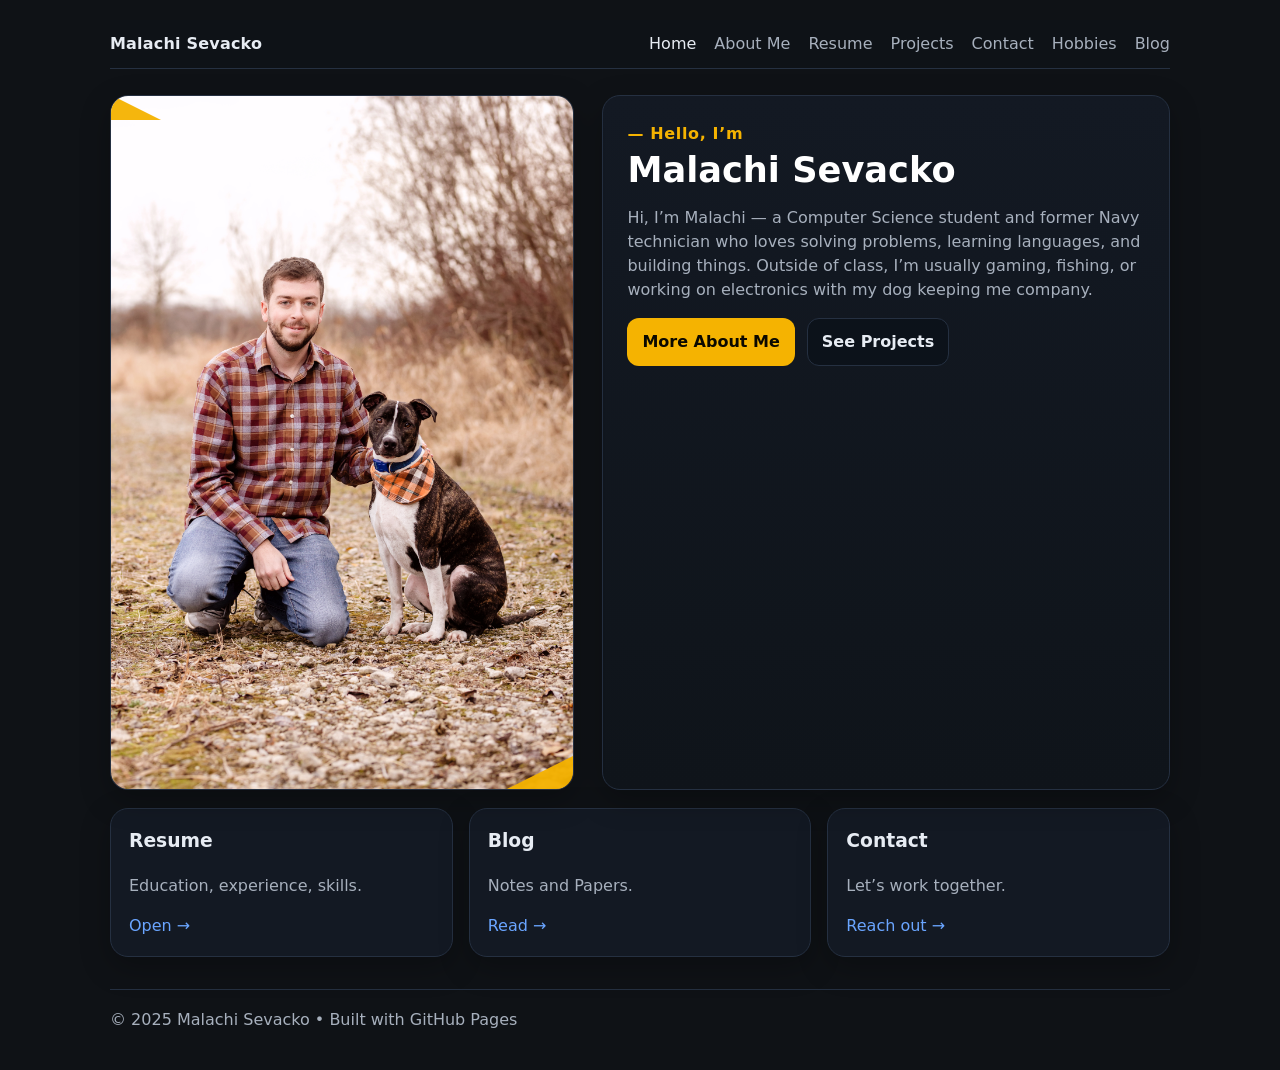
<file: index.html>
<!doctype html>
<html lang="en">
<head>
  <meta charset="utf-8" />
  <meta name="viewport" content="width=device-width,initial-scale=1" />
  <title>Malachi Sevacko • Portfolio</title>

  <style>
    :root{
      --bg:#0f1216; --panel:#131923; --panel-2:#0f141a;
      --text:#e7ecf3; --muted:#a7b0bd; --border:#253041;
      --accent:#6aa5ff; --accent-700:#3c7de6;
      --brand:#f5b301; --brand-700:#d79a00; /* golden accent */
    }
    *{box-sizing:border-box}
    body{
      margin:0; background:var(--bg); color:var(--text);
      font:16px/1.5 system-ui,-apple-system,Segoe UI,Roboto,Helvetica,Arial,sans-serif;
    }
    a{color:var(--accent); text-decoration:none}
    .container{max-width:1100px; margin:0 auto; padding:20px}

    
    header{
      display:flex; align-items:center; justify-content:space-between; gap:16px;
      padding:12px 0; border-bottom:1px solid var(--border);
      backdrop-filter:saturate(120%);
    }
    .brand{font-weight:800; letter-spacing:.2px}
    nav{display:flex; gap:18px; flex-wrap:wrap}
    nav a{color:var(--muted)}
    nav a:hover, nav a[aria-current="page"]{color:var(--text)}

    main{margin:26px 0}

   
    .card{
      background:var(--panel);
      border:1px solid var(--border);
      border-radius:18px; padding:18px;
      box-shadow:0 10px 30px rgba(0,0,0,.25);
    }
    .grid{display:grid; gap:16px}
    .grid.cols-3{grid-template-columns:repeat(3,1fr)}

    /* Buttons */
    .btn{
      display:inline-block; padding:11px 14px; border-radius:12px;
      border:1px solid var(--border); background:#0c121a; color:var(--text);
      font-weight:600;
    }
    .btn.primary{background:var(--brand); color:#0b0900; border-color:transparent}
    .btn.primary:hover{background:var(--brand-700)}

    .muted{color:var(--muted)}

    
    .hero-split{
      position:relative;
      display:grid; grid-template-columns:.9fr 1.1fr; gap:28px;
      align-items:stretch; min-height:420px; margin-bottom:12px;
    }
    .photo-panel{
      position:relative; border-radius:18px; overflow:hidden;
      background:var(--panel); border:1px solid var(--border);
      box-shadow:0 10px 30px rgba(0,0,0,.25);
    }
    .photo-panel img{
      display:block; width:100%; height:100%; object-fit:cover;
    }
    /* gold ribbons */
    .photo-panel::before, .photo-panel::after{
      content:""; position:absolute; width:0; height:0; pointer-events:none; border-style:solid; opacity:.95;
    }
    .photo-panel::before{ top:-2px; left:-2px; border-width:26px 0 0 52px; border-color:transparent transparent transparent var(--brand); }
    .photo-panel::after{ right:-2px; bottom:-2px; border-width:0 0 36px 72px; border-color:transparent transparent var(--brand) transparent; }

    .hero-content{
      background:linear-gradient(180deg,var(--panel),var(--panel-2));
      border:1px solid var(--border); border-radius:18px; padding:26px 24px;
      box-shadow:0 10px 30px rgba(0,0,0,.25);
    }
    .hero-content .eyebrow{ color:var(--brand); letter-spacing:.04em; margin:0 0 4px; font-weight:700 }
    .hero-content h1{ margin:.2rem 0 .6rem; line-height:1.15; font-size:2.2rem }
    .hero-content .highlight{ color:#fff }
    .hero-content .role{ color:#eaeff8; text-transform:uppercase; font-weight:800; letter-spacing:.02em }
    .hero-content .lead{ color:var(--muted); max-width:60ch }
    .hero-content .actions{ display:flex; gap:12px; flex-wrap:wrap; margin-top:14px }

    
    .feature-row{
      display:grid; grid-template-columns:repeat(3,1fr); gap:16px; margin-top:18px;
    }

    
    @media (max-width:980px){
      .hero-split{ grid-template-columns:1fr }
      .grid.cols-3, .feature-row{ grid-template-columns:1fr }
    }

    footer{margin-top:32px; padding:18px 0; border-top:1px solid var(--border); color:var(--muted)}
  </style>
</head>
<body>
  <div class="container">
    <header>
      <div class="brand">Malachi Sevacko</div>
      <nav aria-label="Primary">
        <a href="index.html" aria-current="page">Home</a>
        <a href="about.html">About Me</a>
        <a href="resume.html">Resume</a>
        <a href="projects.html">Projects</a>
        <a href="contact.html">Contact</a>
        <a href="hobbies.html">Hobbies</a>
        <a href="blog.html">Blog</a>
      </nav>
    </header>

    <main>
      
      <section class="hero-split">
        <!-- Left: photo panel -->
        <div class="photo-panel">
          <img src="assets/1000002365.jpg" alt="Portrait of Your Name" />
        </div>

        <!-- Right: text/content -->
        <div class="hero-content">
          <p class="eyebrow">— Hello, I’m</p>
          <h1><span class="highlight">Malachi Sevacko</span></h1>
          <p class="lead">
            Hi, I’m Malachi — a Computer Science student and former Navy technician who loves solving problems, learning languages,
             and building things. Outside of class, I’m usually gaming, fishing, or working on electronics with my dog keeping me company.
          </p>

          <div class="actions">
            <a class="btn primary" href="about.html">More About Me</a>
            <a class="btn" href="projects.html">See Projects</a>
          </div>
        </div>
      </section>

      <!-- Feature cards -->
      <section class="feature-row">
        <article class="card">
          <h3 style="margin-top:0">Resume</h3>
          <p class="muted">Education, experience, skills.</p>
          <a href="resume.html">Open →</a>
        </article>
        <article class="card">
          <h3 style="margin-top:0">Blog</h3>
          <p class="muted">Notes and Papers.</p>
          <a href="blog.html">Read →</a>
        </article>
        <article class="card">
          <h3 style="margin-top:0">Contact</h3>
          <p class="muted">Let’s work together.</p>
          <a href="contact.html">Reach out →</a>
        </article>
      </section>
    </main>

    <footer>© 2025 Malachi Sevacko • Built with GitHub Pages</footer>
  </div>

  <!-- auto-highlight current nav link  -->
  <script>
    (function () {
      const here = location.pathname.split('/').pop() || 'index.html';
      document.querySelectorAll('nav a').forEach(a => {
        const target = a.getAttribute('href');
        if ((here === '' && target === 'index.html') || here === target) {
          a.setAttribute('aria-current', 'page');
        }
      });
    })();
  </script>
</body>
</html>
</file>
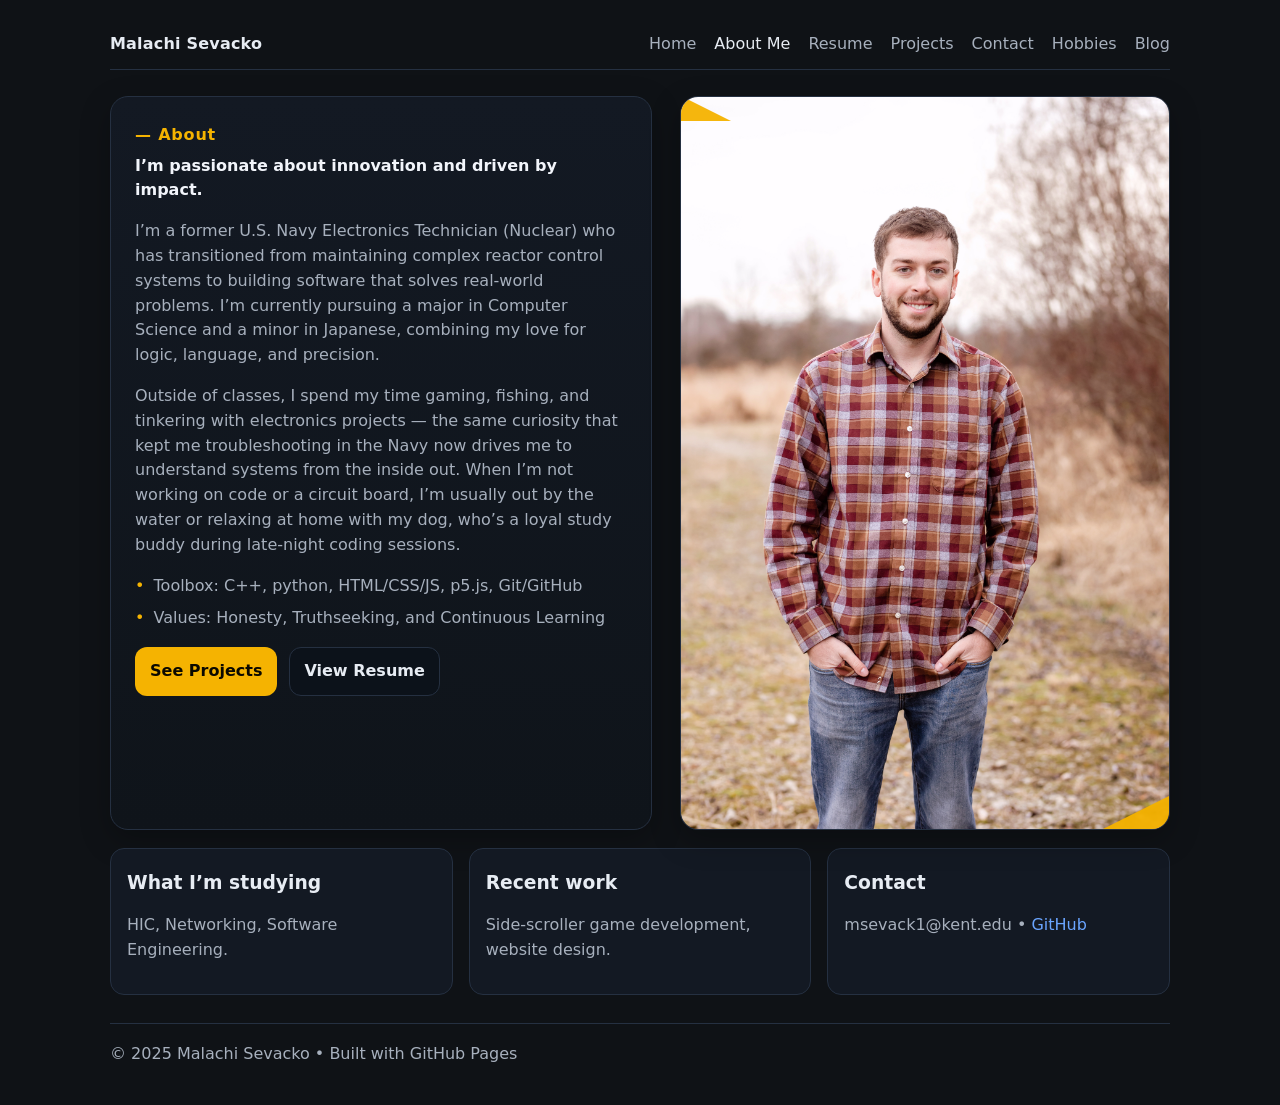
<file: about.html>
<!doctype html>
<html lang="en">
<head>
  <meta charset="utf-8" />
  <meta name="viewport" content="width=device-width,initial-scale=1" />
  <title>About • Malachi Seavcko</title>

 
  <style>
    :root{
      --bg:#0f1216; --panel:#131923; --panel-2:#0f141a;
      --text:#e7ecf3; --muted:#a7b0bd; --border:#253041;
      --accent:#6aa5ff; --accent-700:#3c7de6;
      --brand:#f5b301; --brand-700:#d79a00; /* golden accent */
    }
    *{box-sizing:border-box}
    body{margin:0;background:var(--bg);color:var(--text);
      font:16px/1.55 system-ui,-apple-system,Segoe UI,Roboto,Helvetica,Arial,sans-serif}
    a{color:var(--accent);text-decoration:none}
    .container{max-width:1100px;margin:0 auto;padding:20px}

  
    header{display:flex;align-items:center;justify-content:space-between;gap:16px;
      padding:12px 0;border-bottom:1px solid var(--border)}
    .brand{font-weight:800;letter-spacing:.2px}
    nav{display:flex;gap:18px;flex-wrap:wrap}
    nav a{color:var(--muted)}
    nav a:hover, nav a[aria-current="page"]{color:var(--text)}

    main{margin:26px 0}

   
    .about-wrap{
      display:grid;grid-template-columns:1.05fr .95fr;gap:28px;align-items:stretch;
      min-height:460px;
    }
    .about-left{
      background:linear-gradient(180deg,var(--panel),var(--panel-2));
      border:1px solid var(--border);border-radius:18px;padding:26px 24px;
      box-shadow:0 10px 30px rgba(0,0,0,.25)
    }
    .kicker{color:var(--brand);font-weight:700;letter-spacing:.05em;margin:0 0 6px}
    .about-title{
      margin:0 0 14px;font-size:3rem;line-height:1.05;letter-spacing:.01em;font-weight:900
    }
    .underline{
      width:120px;height:3px;background:var(--brand);border-radius:3px;margin:2px 0 18px
    }
    .lead{color:#f2f5fb;font-weight:800;margin:0 0 10px}
    .body{color:var(--muted);max-width:64ch}
    .list{
      margin:16px 0 0;padding:0;list-style:none;color:var(--muted);
      display:grid;gap:8px
    }
    .list li::before{content:"• ";color:var(--brand);margin-right:4px}

    .cta{display:flex;gap:12px;flex-wrap:wrap;margin-top:16px}
    .btn{display:inline-block;padding:11px 14px;border-radius:12px;border:1px solid var(--border);
      background:#0c121a;color:var(--text);font-weight:600}
    .btn.primary{background:var(--brand);color:#0b0900;border-color:transparent}
    .btn.primary:hover{background:var(--brand-700)}

    .about-right{
      position:relative;border-radius:18px;overflow:hidden;background:var(--panel);
      border:1px solid var(--border);box-shadow:0 10px 30px rgba(0,0,0,.25)
    }
    .about-right img{display:block;width:100%;height:100%;object-fit:cover}
    
    .about-right::before,.about-right::after{
      content:"";position:absolute;width:0;height:0;border-style:solid;opacity:.95
    }
    .about-right::before{top:-2px;left:-2px;border-width:26px 0 0 52px;border-color:transparent transparent transparent var(--brand)}
    .about-right::after{right:-2px;bottom:-2px;border-width:0 0 36px 72px;border-color:transparent transparent var(--brand) transparent}

    
    .info-cards{display:grid;grid-template-columns:repeat(3,1fr);gap:16px;margin-top:18px}
    .card{background:var(--panel);border:1px solid var(--border);border-radius:14px;padding:16px}
    .card h3{margin:.2rem 0 .3rem}
    .muted{color:var(--muted)}

   
    @media (max-width:980px){
      .about-wrap{grid-template-columns:1fr}
      .info-cards{grid-template-columns:1fr}
      .about-title{font-size:2.4rem}
    }

    footer{margin-top:28px;padding:18px 0;border-top:1px solid var(--border);color:var(--muted)}
  </style>
</head>
<body>
  <div class="container">
    <header>
      <div class="brand">Malachi Sevacko</div>
      <nav aria-label="Primary">
        <a href="index.html">Home</a>
        <a href="about.html" aria-current="page">About Me</a>
        <a href="resume.html">Resume</a>
        <a href="projects.html">Projects</a>
        <a href="contact.html">Contact</a>
        <a href="hobbies.html">Hobbies</a>
        <a href="blog.html">Blog</a>
      </nav>
    </header>

    <main>
      <section class="about-wrap">
        <!-- LEFT: text -->
        <div class="about-left">
          <p class="kicker">— About</p>

          <p class="lead">I’m passionate about innovation and driven by impact.</p>
          <p class="body">
            I’m a former U.S. Navy Electronics Technician (Nuclear) who has transitioned from maintaining complex reactor control systems to building software that solves real-world problems. I’m currently pursuing a major in Computer Science and a minor in Japanese, combining my love for logic, language, and precision.
          </p>
          <p class="body">
            Outside of classes, I spend my time gaming, fishing, and tinkering with electronics projects — the same curiosity that kept me troubleshooting in the Navy now drives me to understand systems from the inside out. When I’m not working on code or a circuit board, I’m usually out by the water or relaxing at home with my dog, who’s a loyal study buddy during late-night coding sessions.
          </p>

          <ul class="list">
            <li>Toolbox: C++, python, HTML/CSS/JS, p5.js, Git/GitHub</li>
            <li>Values: Honesty, Truthseeking, and Continuous Learning</li>
          </ul>

          <div class="cta">
            <a class="btn primary" href="projects.html">See Projects</a>
            <a class="btn" href="resume.html">View Resume</a>
          </div>
        </div>

        <!-- RIGHT: photo -->
        <div class="about-right">
          
          <img src="assets/1000002341.jpg" />
        </div>
      </section>

      <!-- quick info strip -->
      <section class="info-cards">
        <article class="card">
          <h3>What I’m studying</h3>
          <p class="muted">HIC, Networking, Software Engineering.</p>
        </article>
        <article class="card">
          <h3>Recent work</h3>
          <p class="muted">Side-scroller game development, website design.</p>
        </article>
        <article class="card">
          <h3>Contact</h3>
          <p class="muted">msevack1@kent.edu • <a href="https://github.com/malachisevacko">GitHub</a></p>
        </article>
      </section>
    </main>

    <footer>© 2025 Malachi Sevacko • Built with GitHub Pages</footer>
  </div>

  <script>
    // auto-highlight current nav link
    (function () {
      const here = location.pathname.split('/').pop() || 'about.html';
      document.querySelectorAll('nav a').forEach(a => {
        const target = a.getAttribute('href');
        if (here === target) a.setAttribute('aria-current','page');
      });
    })();
  </script>
</body>
</html>
</file>
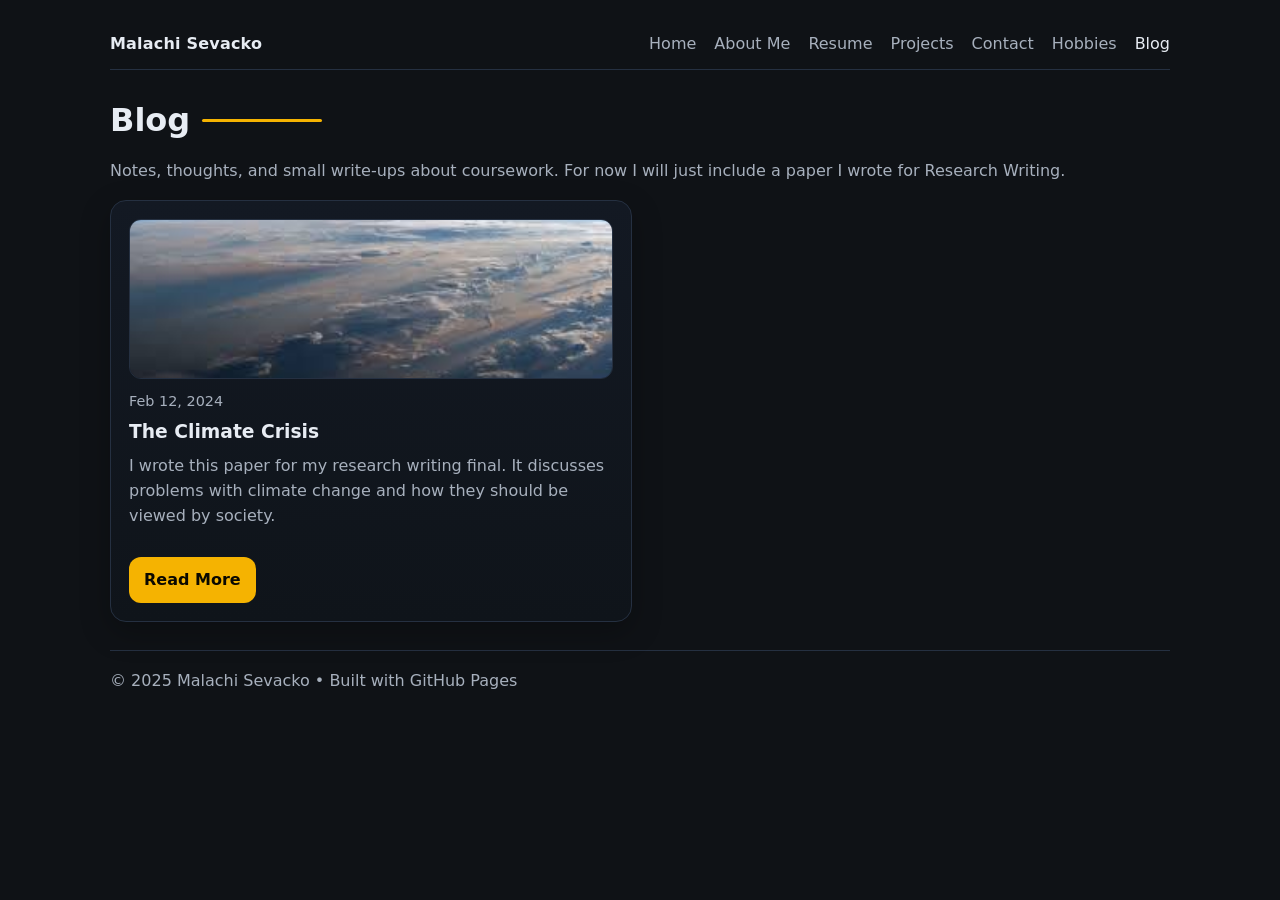
<file: blog.html>
<!doctype html>
<html lang="en">
<head>
  <meta charset="utf-8" />
  <meta name="viewport" content="width=device-width,initial-scale=1" />
  <title>Blog • Malachi Sevacko</title>

  <style>
    :root{
      --bg:#0f1216; --panel:#131923; --panel-2:#0f141a;
      --text:#e7ecf3; --muted:#a7b0bd; --border:#253041;
      --accent:#6aa5ff; --accent-700:#3c7de6;
      --brand:#f5b301; --brand-700:#d79a00;
    }
    *{box-sizing:border-box}
    body{margin:0;background:var(--bg);color:var(--text);
      font:16px/1.55 system-ui,-apple-system,Segoe UI,Roboto,Helvetica,Arial,sans-serif}
    a{color:var(--accent);text-decoration:none}
    .container{max-width:1100px;margin:0 auto;padding:20px}


    header{display:flex;align-items:center;justify-content:space-between;gap:16px;
      padding:12px 0;border-bottom:1px solid var(--border)}
    .brand{font-weight:800;letter-spacing:.2px}
    nav{display:flex;gap:18px;flex-wrap:wrap}
    nav a{color:var(--muted)}
    nav a:hover, nav a[aria-current="page"]{color:var(--text)}

    main{margin:26px 0}
    .headline{display:flex;align-items:center;gap:12px;margin:0 0 14px}
    .headline h1{margin:0}
    .bar{width:120px;height:3px;background:var(--brand);border-radius:3px}
    .muted{color:var(--muted)}


    .grid{display:grid;gap:16px;grid-template-columns:repeat(2,1fr)}
    @media (max-width:900px){ .grid{grid-template-columns:1fr} }

    .card{
      background:linear-gradient(180deg,var(--panel),var(--panel-2));
      border:1px solid var(--border); border-radius:16px; padding:18px;
      box-shadow:0 10px 30px rgba(0,0,0,.25);
      display:flex;flex-direction:column;justify-content:space-between;
      /* Blog card thumbnail */
      .thumb{
        height: 160px;           /* tweak as you like */
        border-radius:12px; 
        overflow:hidden;
        border:1px solid var(--border);
        background:#0b0f14;      /* shown while image loads */
        margin-bottom:10px;
      }
      .thumb img{
        width:100%; height:100%;
        object-fit:cover;        /* keep image nicely cropped */
        display:block;
      }

    }
    .card h3{margin:.2rem 0 .3rem}
    .card time{font-size:.9rem;color:var(--muted)}
    .card p{color:var(--muted);margin-top:8px}
    .actions{margin-top:12px}
    .btn{
      display:inline-block;padding:10px 14px;border-radius:12px;border:1px solid var(--border);
      background:#0c121a;color:var(--text);font-weight:600
    }
    .btn.primary{background:var(--brand);color:#0b0900;border-color:transparent}
    .btn.primary:hover{background:var(--brand-700)}

    footer{margin-top:28px;padding:18px 0;border-top:1px solid var(--border);color:var(--muted)}
  </style>
</head>
<body>
  <div class="container">
    <header>
      <div class="brand">Malachi Sevacko</div>
      <nav aria-label="Primary">
        <a href="index.html">Home</a>
        <a href="about.html">About Me</a>
        <a href="resume.html">Resume</a>
        <a href="projects.html">Projects</a>
        <a href="contact.html">Contact</a>
        <a href="hobbies.html">Hobbies</a>
        <a href="blog.html" aria-current="page">Blog</a>
      </nav>
    </header>

    <main>
      <div class="headline">
        <h1>Blog</h1>
        <span class="bar"></span>
      </div>
      <p class="muted" style="margin:0 0 16px">
        Notes, thoughts, and small write-ups about coursework. For now I will just include a paper I wrote for Research Writing.
      </p>

    
      <section class="grid">
        <!-- Post 1 -->
        <article class="card">
          <div>
            <div class="thumb">
              <img src="assets/earth.jpg" alt="Notes and sticky cards on usability heuristics" loading="lazy">
            </div>
            <time datetime="2024-02-12">Feb 12, 2024</time>
            <h3>The Climate Crisis</h3>
            <p>I wrote this paper for my research writing final. It discusses problems with climate change and how they should be viewed by society.</p>
          </div>
          <div class="actions"><a class="btn primary" href="assets/The Climate Crisis.pdf">Read More</a></div>
        </article>
      </section>

    </main>

    <footer>© 2025 Malachi Sevacko • Built with GitHub Pages</footer>
  </div>

  <script>
    // Auto-highlight current nav link
    (function () {
      const here = location.pathname.split('/').pop() || 'blog.html';
      document.querySelectorAll('nav a').forEach(a => {
        const target = a.getAttribute('href');
        if (here === target) a.setAttribute('aria-current','page');
      });
    })();
  </script>
</body>
</html>
</file>
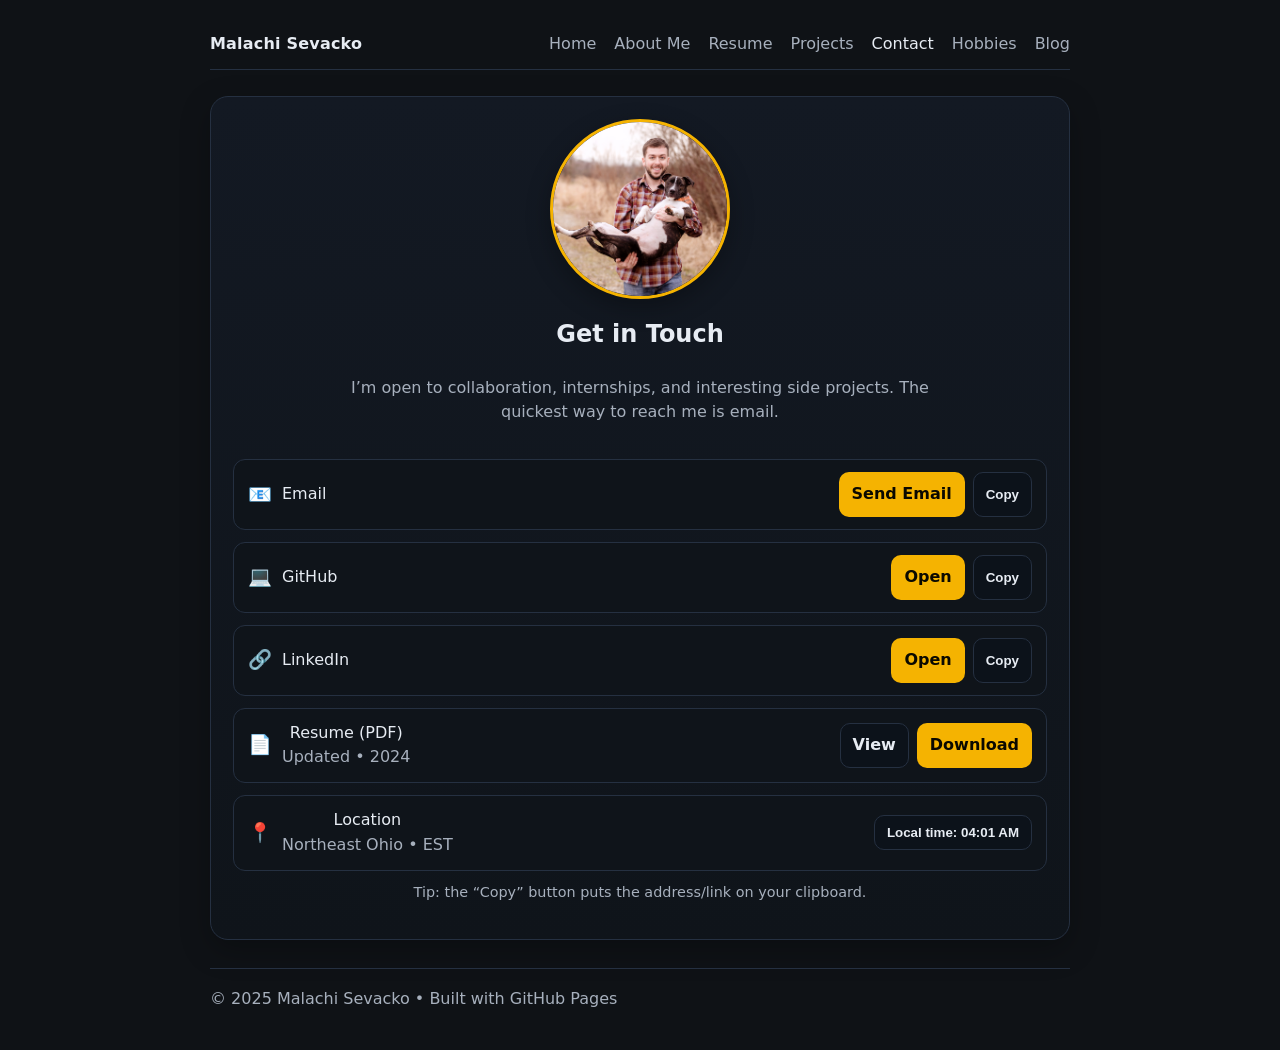
<file: contact.html>
<!doctype html>
<html lang="en">
<head>
  <meta charset="utf-8" />
  <meta name="viewport" content="width=device-width,initial-scale=1" />
  <title>Contact • Malachi Sevacko</title>

 
  <style>
    :root{
      --bg:#0f1216; --panel:#131923; --panel-2:#0f141a;
      --text:#e7ecf3; --muted:#a7b0bd; --border:#253041;
      --accent:#6aa5ff; --accent-700:#3c7de6;
      --brand:#f5b301; --brand-700:#d79a00;
    }
    *{box-sizing:border-box}
    body{margin:0;background:var(--bg);color:var(--text);
      font:16px/1.55 system-ui,-apple-system,Segoe UI,Roboto,Helvetica,Arial,sans-serif}
    a{color:var(--accent);text-decoration:none}
    .container{max-width:900px;margin:0 auto;padding:20px}

    header{display:flex;align-items:center;justify-content:space-between;gap:16px;
      padding:12px 0;border-bottom:1px solid var(--border)}
    .brand{font-weight:800;letter-spacing:.2px}
    nav{display:flex;gap:18px;flex-wrap:wrap}
    nav a{color:var(--muted)}
    nav a:hover, nav a[aria-current="page"]{color:var(--text)}

    main{margin:26px 0}

    
    .card{
      background:linear-gradient(180deg,var(--panel),var(--panel-2));
      border:1px solid var(--border); border-radius:18px; padding:22px;
      box-shadow:0 10px 30px rgba(0,0,0,.25);
    }
    .center{display:flex;flex-direction:column;align-items:center;text-align:center}

    .avatar{
      width:180px;height:180px;border-radius:50%;overflow:hidden;
      border:3px solid var(--brand); box-shadow:0 8px 24px rgba(0,0,0,.3);
      margin-bottom:14px; background:#0b0f14;
    }
    .avatar img{width:100%;height:100%;object-fit:cover}

    .lead{color:var(--muted);max-width:60ch}

    .contact-list{list-style:none;margin:18px 0 0;padding:0;display:grid;gap:12px;width:100%}
    .item{
      display:flex;align-items:center;justify-content:space-between;gap:12px;
      background:#0f141a;border:1px solid var(--border);border-radius:12px;padding:12px 14px;
    }
    .item .label{display:flex;align-items:center;gap:10px}
    .emoji{font-size:1.2rem}
    .muted{color:var(--muted)}

    .actions{display:flex;gap:8px;flex-wrap:wrap}
    .btn{
      display:inline-block;padding:9px 12px;border-radius:10px;border:1px solid var(--border);
      background:#0c121a;color:var(--text);font-weight:600;cursor:pointer
    }
    .btn.primary{background:var(--brand);color:#0b0900;border-color:transparent}
    .btn.primary:hover{background:var(--brand-700)}

    .hint{font-size:.9rem;color:var(--muted);margin-top:10px}

    footer{margin-top:28px;padding:18px 0;border-top:1px solid var(--border);color:var(--muted)}
  </style>
</head>
<body>
  <div class="container">
    <header>
      <div class="brand">Malachi Sevacko</div>
      <nav aria-label="Primary">
        <a href="index.html">Home</a>
        <a href="about.html">About Me</a>
        <a href="resume.html">Resume</a>
        <a href="projects.html">Projects</a>
        <a href="contact.html" aria-current="page">Contact</a>
        <a href="hobbies.html">Hobbies</a>
        <a href="blog.html">Blog</a>
      </nav>
    </header>

    <main>
      <section class="card center" aria-labelledby="contact-heading">
        <div class="avatar">
          
          <img src="assets/1000002342.jpg" alt="Portrait of Your Name" />
        </div>
        <h1 id="contact-heading" style="margin:.2rem 0 .4rem">Get in Touch</h1>
        <p class="lead">
          I’m open to collaboration, internships, and interesting side projects. The quickest way to reach me is email.
        </p>

        <ul class="contact-list" aria-label="Contact methods">
          <!-- Email -->
          <li class="item">
            <div class="label">
              <span class="emoji">📧</span>
              <div>
                <div>Email</div>
              </div>
            </div>
            <div class="actions">
              <a class="btn primary" href="mailto:msevack1@kent.edu">Send Email</a>
              <button class="btn" data-copy="msevack1@kent.edu">Copy</button>
            </div>
          </li>

          <!-- GitHub -->
          <li class="item">
            <div class="label">
              <span class="emoji">💻</span>
              <div>
                <div>GitHub</div>
              </div>
            </div>
            <div class="actions">
              <a class="btn primary" href="https://github.com/malachisevacko/" target="_blank" rel="noopener">Open</a>
              <button class="btn" data-copy="https://github.com/malachisevacko/">Copy</button>
            </div>
          </li>

          <!-- LinkedIn -->
          <li class="item">
            <div class="label">
              <span class="emoji">🔗</span>
              <div>
                <div>LinkedIn</div>
              </div>
            </div>
            <div class="actions">
              <a class="btn primary" href="https://www.linkedin.com/in/malachi-sevacko-94695b1b4" target="_blank" rel="noopener">Open</a>
              <button class="btn" data-copy="https://www.linkedin.com/in/malachi-sevacko-94695b1b4">Copy</button>
            </div>
          </li>

          <!-- Resume -->
          <li class="item">
            <div class="label">
              <span class="emoji">📄</span>
              <div>
                <div>Resume (PDF)</div>
                <div class="muted">Updated • 2024</div>
              </div>
            </div>
            <div class="actions">
              <a class="btn" href="assets/Resume.pdf" target="_blank" rel="noopener">View</a>
              <a class="btn primary" href="assets/Resume.pdf" download>Download</a>
            </div>
          </li>

          <!-- Location / Time Zone -->
          <li class="item">
            <div class="label">
              <span class="emoji">📍</span>
              <div>
                <div>Location</div>
                <div class="muted">Northeast Ohio • EST</div>
              </div>
            </div>
            <div class="actions">
              <button class="btn" disabled>Local time: <span id="localtime">—</span></button>
            </div>
          </li>
        </ul>

        <p class="hint">Tip: the “Copy” button puts the address/link on your clipboard.</p>
      </section>
    </main>

    <footer>© 2025 Malachi Sevacko • Built with GitHub Pages</footer>
  </div>

  
  <script>
    document.querySelectorAll('[data-copy]').forEach(btn=>{
      btn.addEventListener('click', async ()=>{
        try{
          await navigator.clipboard.writeText(btn.getAttribute('data-copy'));
          btn.textContent = 'Copied!';
          setTimeout(()=>btn.textContent='Copy', 1200);
        }catch{ alert('Copy failed.'); }
      });
    });

    // Local time badge
    const timeEl = document.getElementById('localtime');
    if (timeEl){
      const fmt = new Intl.DateTimeFormat([], { hour:'2-digit', minute:'2-digit' });
      const tick = ()=>{ timeEl.textContent = fmt.format(new Date()); };
      tick(); setInterval(tick, 30_000);
    }

    // Auto-highlight current nav link
    (function () {
      const here = location.pathname.split('/').pop() || 'contact.html';
      document.querySelectorAll('nav a').forEach(a => {
        const target = a.getAttribute('href');
        if (here === target) a.setAttribute('aria-current','page');
      });
    })();
  </script>
</body>
</html>
</file>
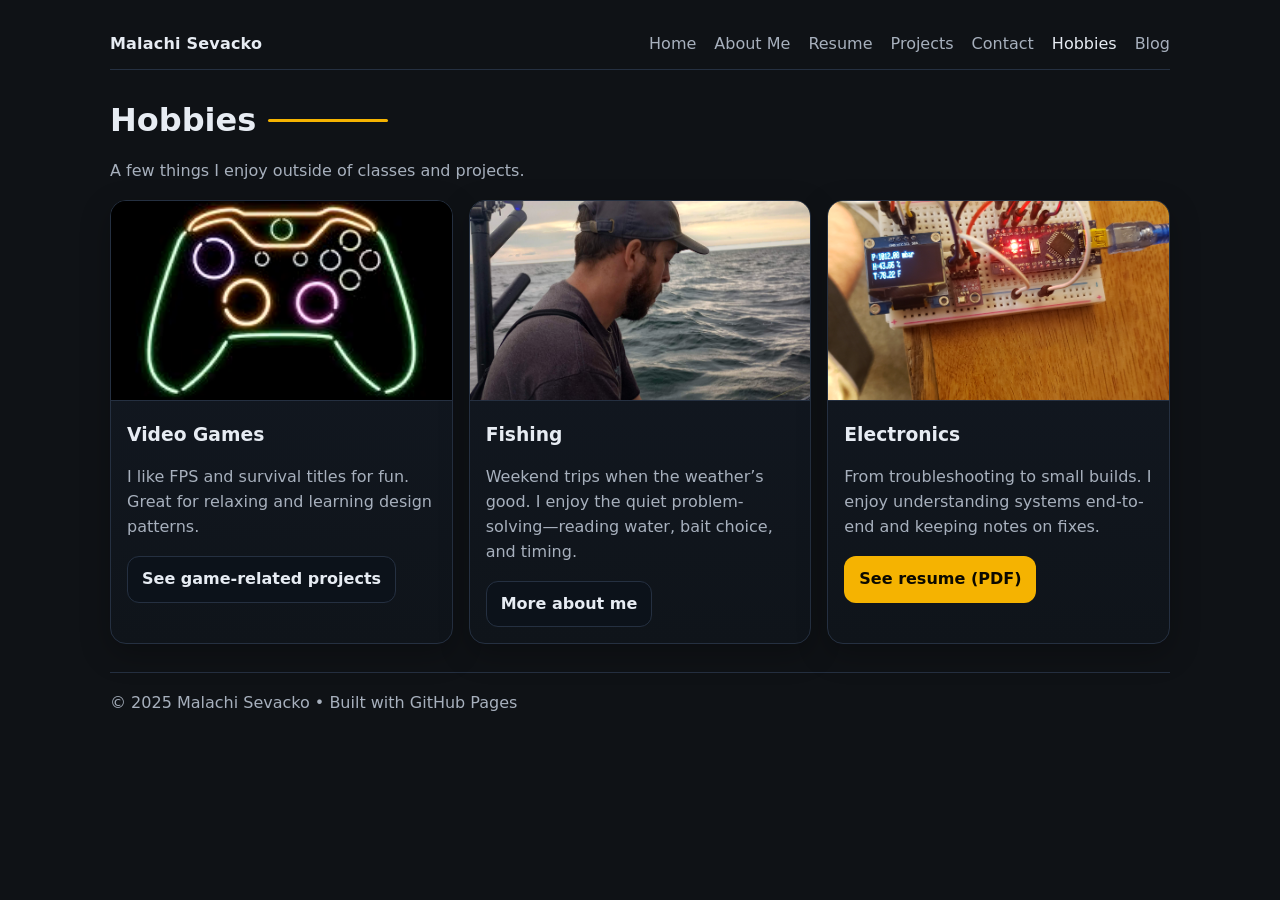
<file: hobbies.html>
<!doctype html>
<html lang="en">
<head>
  <meta charset="utf-8" />
  <meta name="viewport" content="width=device-width,initial-scale=1" />
  <title>Hobbies • Malachi Sevacko</title>

  <style>
    :root{
      --bg:#0f1216; --panel:#131923; --panel-2:#0f141a;
      --text:#e7ecf3; --muted:#a7b0bd; --border:#253041;
      --accent:#6aa5ff; --accent-700:#3c7de6;
      --brand:#f5b301; --brand-700:#d79a00;
    }
    *{box-sizing:border-box}
    body{margin:0;background:var(--bg);color:var(--text);
      font:16px/1.55 system-ui,-apple-system,Segoe UI,Roboto,Helvetica,Arial,sans-serif}
    a{color:var(--accent);text-decoration:none}
    .container{max-width:1100px;margin:0 auto;padding:20px}

    
    header{display:flex;align-items:center;justify-content:space-between;gap:16px;
      padding:12px 0;border-bottom:1px solid var(--border)}
    .brand{font-weight:800;letter-spacing:.2px}
    nav{display:flex;gap:18px;flex-wrap:wrap}
    nav a{color:var(--muted)}
    nav a:hover, nav a[aria-current="page"]{color:var(--text)}

    main{margin:26px 0}

    .headline{display:flex;align-items:center;gap:12px;margin:0 0 14px}
    .headline h1{margin:0}
    .bar{width:120px;height:3px;background:var(--brand);border-radius:3px}
    .muted{color:var(--muted)}

   
    .grid{display:grid;gap:16px;grid-template-columns:repeat(3,1fr)}
    @media (max-width:980px){ .grid{grid-template-columns:1fr} }

    .card{
      background:linear-gradient(180deg,var(--panel),var(--panel-2));
      border:1px solid var(--border); border-radius:16px; overflow:hidden;
      box-shadow:0 10px 30px rgba(0,0,0,.25); display:flex; flex-direction:column;
    }
    .thumb{
      position:relative; background:#0b0f14; height:200px; overflow:hidden; border-bottom:1px solid var(--border);
    }
    .thumb img{
      width:100%; height:100%; object-fit:cover; display:block;
      filter:saturate(1.05) contrast(1.02);
    }
    .content{padding:16px}
    .content h3{margin:.2rem 0 .4rem}
    .actions{display:flex;gap:10px;flex-wrap:wrap;margin-top:10px}
    .btn{
      display:inline-block;padding:10px 14px;border-radius:12px;border:1px solid var(--border);
      background:#0c121a;color:var(--text);font-weight:600
    }
    .btn.primary{background:var(--brand);color:#0b0900;border-color:transparent}
    .btn.primary:hover{background:var(--brand-700)}

    footer{margin-top:28px;padding:18px 0;border-top:1px solid var(--border);color:var(--muted)}
  </style>
</head>
<body>
  <div class="container">
    <header>
      <div class="brand">Malachi Sevacko</div>
      <nav aria-label="Primary">
        <a href="index.html">Home</a>
        <a href="about.html">About Me</a>
        <a href="resume.html">Resume</a>
        <a href="projects.html">Projects</a>
        <a href="contact.html">Contact</a>
        <a href="hobbies.html" aria-current="page">Hobbies</a>
        <a href="blog.html">Blog</a>
      </nav>
    </header>

    <main>
      <div class="headline">
        <h1>Hobbies</h1>
        <span class="bar"></span>
      </div>
      <p class="muted" style="margin:0 0 16px">
        A few things I enjoy outside of classes and projects.
      </p>

      <section class="grid">
        <!-- Video Games -->
        <article class="card">
          <div class="thumb">
            
            <img src="assets/controller.jpg">
          </div>
          <div class="content">
            <h3>Video Games</h3>
            <p class="muted">
              I like FPS and survival titles for fun.
              Great for relaxing and learning design patterns.
            </p>
            <div class="actions">
              <a class="btn" href="projects.html">See game-related projects</a>
            </div>
          </div>
        </article>

        <!-- Fishing -->
        <article class="card">
          <div class="thumb">
            <img src="assets/fishing.jpeg">
          </div>
          <div class="content">
            <h3>Fishing</h3>
            <p class="muted">
              Weekend trips when the weather’s good. I enjoy the quiet problem-solving—reading water, bait choice, and timing.
            </p>
            <div class="actions">
              <a class="btn" href="about.html">More about me</a>
            </div>
          </div>
        </article>

        <!-- Electronics -->
        <article class="card">
          <div class="thumb">
            <img src="assets/20191013_093234.jpg">
          </div>
          <div class="content">
            <h3>Electronics</h3>
            <p class="muted">
              From troubleshooting to small builds. I enjoy understanding systems end-to-end and keeping notes on fixes.
            </p>
            <div class="actions">
              <a class="btn primary" href="assets/Resume.pdf" target="_blank" rel="noopener">See resume (PDF)</a>
            </div>
          </div>
        </article>
      </section>
    </main>

    <footer>© 2025 Malachi Sevacko • Built with GitHub Pages</footer>
  </div>

  <script>
    // Auto-highlight current nav link
    (function () {
      const here = location.pathname.split('/').pop() || 'hobbies.html';
      document.querySelectorAll('nav a').forEach(a => {
        const target = a.getAttribute('href');
        if (here === target) a.setAttribute('aria-current','page');
      });
    })();
  </script>
</body>
</html>
</file>
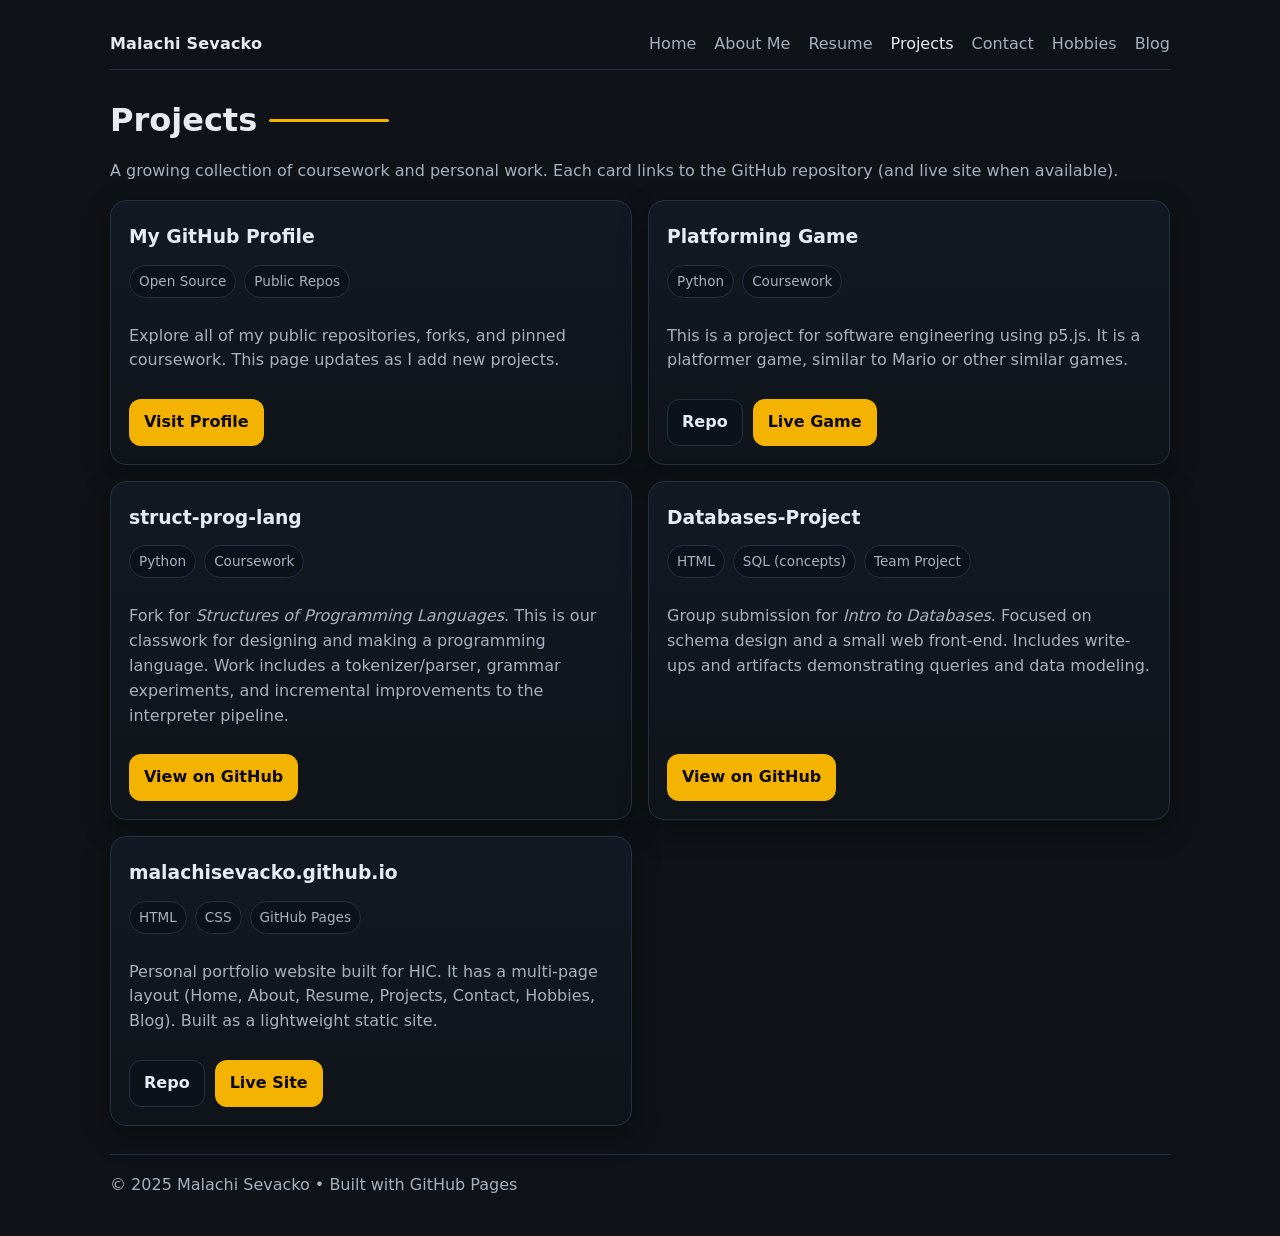
<file: projects.html>
<!doctype html>
<html lang="en">
<head>
  <meta charset="utf-8" />
  <meta name="viewport" content="width=device-width,initial-scale=1" />
  <title>Projects • Malachi Sevacko</title>


  <style>
    :root{
      --bg:#0f1216; --panel:#131923; --panel-2:#0f141a;
      --text:#e7ecf3; --muted:#a7b0bd; --border:#253041;
      --accent:#6aa5ff; --accent-700:#3c7de6;
      --brand:#f5b301; --brand-700:#d79a00;
    }
    *{box-sizing:border-box}
    body{margin:0;background:var(--bg);color:var(--text);
      font:16px/1.55 system-ui,-apple-system,Segoe UI,Roboto,Helvetica,Arial,sans-serif}
    a{color:var(--accent);text-decoration:none}
    .container{max-width:1100px;margin:0 auto;padding:20px}

   
    header{display:flex;align-items:center;justify-content:space-between;gap:16px;
      padding:12px 0;border-bottom:1px solid var(--border)}
    .brand{font-weight:800;letter-spacing:.2px}
    nav{display:flex;gap:18px;flex-wrap:wrap}
    nav a{color:var(--muted)}
    nav a:hover, nav a[aria-current="page"]{color:var(--text)}

    main{margin:26px 0}
    .headline{display:flex;align-items:center;gap:12px;margin:0 0 14px}
    .headline h1{margin:0}
    .bar{width:120px;height:3px;background:var(--brand);border-radius:3px}

    /* Cards grid */
    .grid{display:grid;gap:16px;grid-template-columns:repeat(2,1fr)}
    @media (max-width:900px){ .grid{grid-template-columns:1fr} }

    .card{
      background:linear-gradient(180deg,var(--panel),var(--panel-2));
      border:1px solid var(--border); border-radius:16px; padding:18px;
      box-shadow:0 10px 30px rgba(0,0,0,.25); display:flex; flex-direction:column; gap:10px;
    }
    .card h3{margin:.2rem 0 .2rem}
    .muted{color:var(--muted)}

    .badges{display:flex;gap:8px;flex-wrap:wrap}
    .pill{
      display:inline-block;border:1px solid var(--border);border-radius:999px;
      padding:5px 9px;font-size:.85rem;color:var(--muted);background:#0c121a
    }

    .actions{display:flex;gap:10px;flex-wrap:wrap;margin-top:auto}
    .btn{
      display:inline-block;padding:10px 14px;border-radius:12px;border:1px solid var(--border);
      background:#0c121a;color:var(--text);font-weight:600
    }
    .btn.primary{background:var(--brand);color:#0b0900;border-color:transparent}
    .btn.primary:hover{background:var(--brand-700)}

    footer{margin-top:28px;padding:18px 0;border-top:1px solid var(--border);color:var(--muted)}
  </style>
</head>
<body>
  <div class="container">
    <header>
      <div class="brand">Malachi Sevacko</div>
      <nav aria-label="Primary">
        <a href="index.html">Home</a>
        <a href="about.html">About Me</a>
        <a href="resume.html">Resume</a>
        <a href="projects.html" aria-current="page">Projects</a>
        <a href="contact.html">Contact</a>
        <a href="hobbies.html">Hobbies</a>
        <a href="blog.html">Blog</a>
      </nav>
    </header>

    <main>
      <div class="headline">
        <h1>Projects</h1>
        <span class="bar"></span>
      </div>
      <p class="muted" style="margin:0 0 16px">A growing collection of coursework and personal work. Each card links to the GitHub repository (and live site when available).</p>

      <section class="grid">
        
        <article class="card">
          <h3>My GitHub Profile</h3>
          <div class="badges">
            <span class="pill">Open Source</span>
            <span class="pill">Public Repos</span>
          </div>
          <p class="muted">
            Explore all of my public repositories, forks, and pinned coursework. This page updates as I add new projects.
          </p>
          <div class="actions">
            <a class="btn primary" href="https://github.com/malachisevacko" target="_blank" rel="noopener">Visit Profile</a>
          </div>
        </article>

        <article class="card">
          <h3>Platforming Game</h3>
          <div class="badges">
            <span class="pill">Python</span>
            <span class="pill">Coursework</span>
          </div>
          <p class="muted">
            This is a project for software engineering using p5.js. It is a platformer game, similar to Mario or other similar games.
          </p>
           <div class="actions">
            <a class="btn" href="https://github.com/chasekosborne/red-ball" target="_blank" rel="noopener">Repo</a>
            <a class="btn primary" href="https://chasekosborne.github.io/red-ball/src/html/index.html" target="_blank" rel="noopener">Live Game</a>
          </div>
        </article>

        
        <article class="card">
          <h3>struct-prog-lang</h3>
          <div class="badges">
            <span class="pill">Python</span>
            <span class="pill">Coursework</span>
          </div>
          <p class="muted">
            Fork for <em>Structures of Programming Languages</em>. This is our classwork for designing and making a programming language.
            Work includes a tokenizer/parser, grammar experiments, and incremental improvements to the interpreter pipeline.
          </p>
          <div class="actions">
            <a class="btn primary" href="https://github.com/malachisevacko/struct-prog-lang" target="_blank" rel="noopener">View on GitHub</a>
          </div>
        </article>

        
        <article class="card">
          <h3>Databases-Project</h3>
          <div class="badges">
            <span class="pill">HTML</span>
            <span class="pill">SQL (concepts)</span>
            <span class="pill">Team Project</span>
          </div>
          <p class="muted">
            Group submission for <em>Intro to Databases</em>. Focused on schema design and a small web front-end.
            Includes write-ups and artifacts demonstrating queries and data modeling.
          </p>
          <div class="actions">
            <a class="btn primary" href="https://github.com/malachisevacko/Databases-Project" target="_blank" rel="noopener">View on GitHub</a>
          </div>
        </article>

      
        <article class="card">
          <h3>malachisevacko.github.io</h3>
          <div class="badges">
            <span class="pill">HTML</span>
            <span class="pill">CSS</span>
            <span class="pill">GitHub Pages</span>
          </div>
          <p class="muted">
            Personal portfolio website built for HIC. It has a multi-page layout (Home, About, Resume, Projects,
            Contact, Hobbies, Blog). Built as a lightweight static site.
          </p>
          <div class="actions">
            <a class="btn" href="https://github.com/malachisevacko/malachisevacko.github.io" target="_blank" rel="noopener">Repo</a>
            <a class="btn primary" href="https://malachisevacko.github.io" target="_blank" rel="noopener">Live Site</a>
          </div>
        </article>

      </section>
    </main>

    <footer>© 2025 Malachi Sevacko • Built with GitHub Pages</footer>
  </div>

  <script>
    // Auto-highlight current nav link
    (function () {
      const here = location.pathname.split('/').pop() || 'projects.html';
      document.querySelectorAll('nav a').forEach(a => {
        const target = a.getAttribute('href');
        if (here === target) a.setAttribute('aria-current','page');
      });
    })();
  </script>
</body>
</html>
</file>
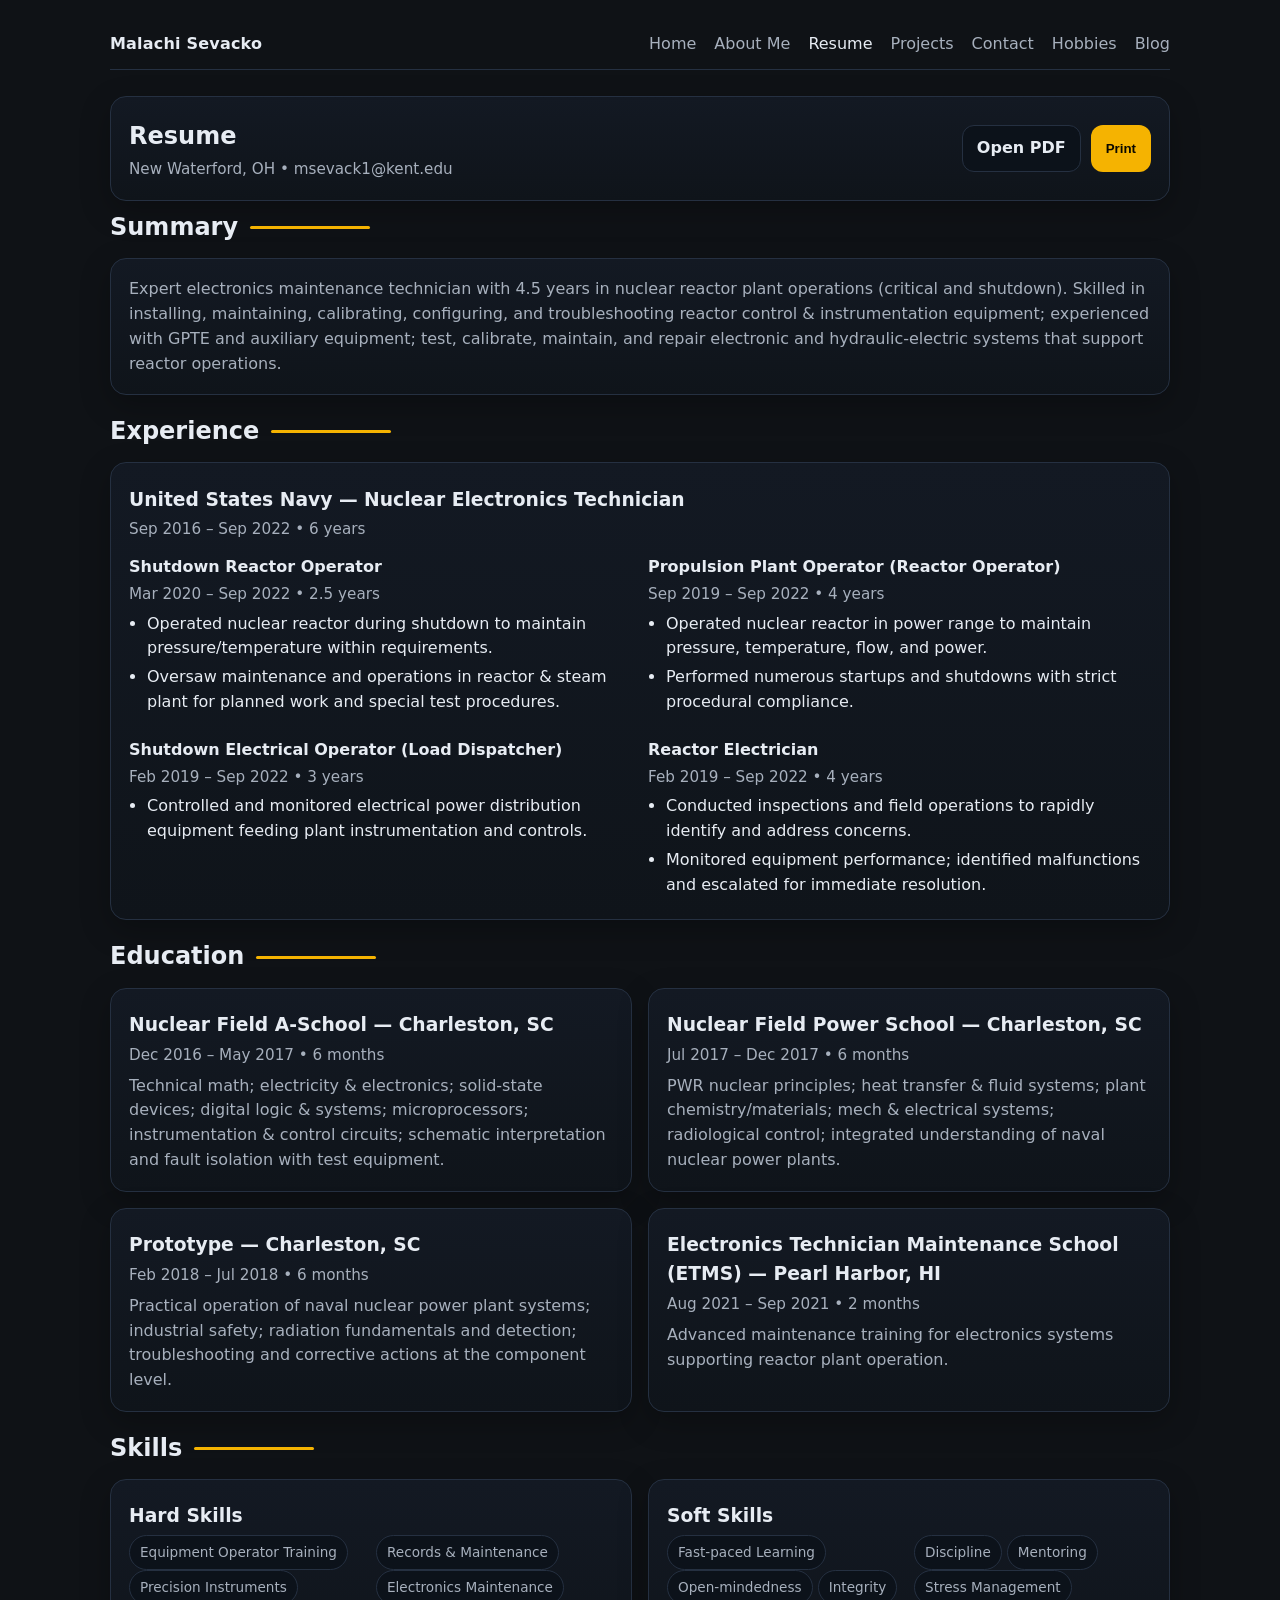
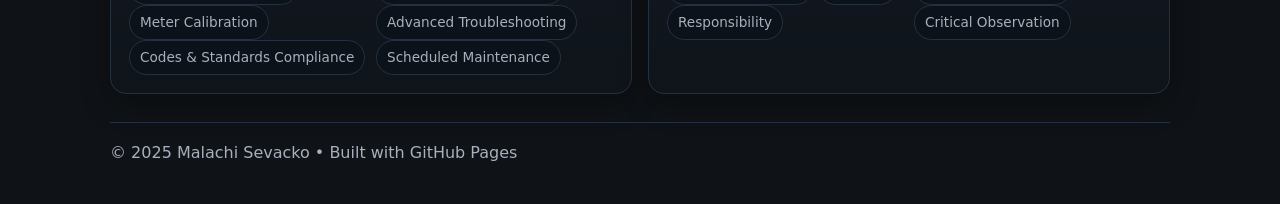
<file: resume.html>
<!doctype html>
<html lang="en">
<head>
  <meta charset="utf-8" />
  <meta name="viewport" content="width=device-width,initial-scale=1" />
  <title>Resume • Malachi Sevacko</title>


  <style>
    :root{
      --bg:#0f1216; --panel:#131923; --panel-2:#0f141a;
      --text:#e7ecf3; --muted:#a7b0bd; --border:#253041;
      --accent:#6aa5ff; --accent-700:#3c7de6;
      --brand:#f5b301; --brand-700:#d79a00;
    }
    *{box-sizing:border-box}
    body{margin:0;background:var(--bg);color:var(--text);
      font:16px/1.55 system-ui,-apple-system,Segoe UI,Roboto,Helvetica,Arial,sans-serif}
    a{color:var(--accent);text-decoration:none}
    .container{max-width:1100px;margin:0 auto;padding:20px}

  
    header{display:flex;align-items:center;justify-content:space-between;gap:16px;
      padding:12px 0;border-bottom:1px solid var(--border)}
    .brand{font-weight:800;letter-spacing:.2px}
    nav{display:flex;gap:18px;flex-wrap:wrap}
    nav a{color:var(--muted)}
    nav a:hover, nav a[aria-current="page"]{color:var(--text)}

    main{margin:26px 0}

    .section-title{display:flex;align-items:center;gap:12px;margin:8px 0 12px}
    .section-title h2{margin:0}
    .bar{width:120px;height:3px;background:var(--brand);border-radius:3px}
    .grid{display:grid;gap:16px}
    .cols-2{grid-template-columns:1fr 1fr}
    @media (max-width:980px){ .cols-2{grid-template-columns:1fr} }

    .card{
      background:linear-gradient(180deg,var(--panel),var(--panel-2));
      border:1px solid var(--border);
      border-radius:16px; padding:18px;
      box-shadow:0 10px 30px rgba(0,0,0,.25);
    }
    .card h3{margin:.2rem 0 .3rem}
    .muted{color:var(--muted)}

    .header-card{
      display:flex;align-items:center;justify-content:space-between;gap:12px;flex-wrap:wrap
    }
    .pill{
      display:inline-block;border:1px solid var(--border);border-radius:999px;
      padding:6px 10px;font-size:.85rem;color:var(--muted);background:#0c121a
    }
    .btn{
      display:inline-block;padding:10px 14px;border-radius:12px;border:1px solid var(--border);
      background:#0c121a;color:var(--text);font-weight:600
    }
    .btn.primary{background:var(--brand);color:#0b0900;border-color:transparent}
    .btn.primary:hover{background:var(--brand-700)}

    .meta{font-size:.95rem;color:var(--muted)}
    ul.tight{margin:.3rem 0 0;padding-left:18px}
    ul.tight li{margin:.25rem 0}

  
    .list-2col{display:grid;grid-template-columns:1fr 1fr;gap:10px}
    @media (max-width:640px){ .list-2col{grid-template-columns:1fr} }

    footer{margin-top:28px;padding:18px 0;border-top:1px solid var(--border);color:var(--muted)}
  </style>
</head>
<body>
  <div class="container">
    <header>
      <div class="brand">Malachi Sevacko</div>
      <nav aria-label="Primary">
        <a href="index.html">Home</a>
        <a href="about.html">About Me</a>
        <a href="resume.html" aria-current="page">Resume</a>
        <a href="projects.html">Projects</a>
        <a href="contact.html">Contact</a>
        <a href="hobbies.html">Hobbies</a>
        <a href="blog.html">Blog</a>
      </nav>
    </header>

    <main>
      <section class="card header-card">
        <div>
          <h1 style="margin:.2rem 0 .2rem">Resume</h1>
          <div class="meta">New Waterford, OH • msevack1@kent.edu </div>
        </div>
        <div style="display:flex;gap:10px;flex-wrap:wrap">
          <a class="btn" href="assets/Resume.pdf" target="_blank" rel="noopener">Open PDF</a>
          <button class="btn primary" onclick="window.print()">Print</button>
        </div>
      </section>

    
      <section>
        <div class="section-title"><h2>Summary</h2><span class="bar"></span></div>
        <article class="card">
          <p class="muted" style="margin:0">
            Expert electronics maintenance technician with 4.5 years in nuclear reactor plant operations (critical and shutdown).
            Skilled in installing, maintaining, calibrating, configuring, and troubleshooting reactor control &
            instrumentation equipment; experienced with GPTE and auxiliary equipment; test, calibrate, maintain, and repair
            electronic and hydraulic-electric systems that support reactor operations.
          </p>
        </article>
      </section>

    
      <section style="margin-top:18px">
        <div class="section-title"><h2>Experience</h2><span class="bar"></span></div>

        <article class="card">
          <h3>United States Navy — Nuclear Electronics Technician</h3>
          <div class="meta">Sep 2016 – Sep 2022 • 6 years</div>
          <div class="grid cols-2" style="margin-top:10px">
            <div>
              <h4 style="margin:.2rem 0">Shutdown Reactor Operator</h4>
              <div class="meta">Mar 2020 – Sep 2022 • 2.5 years</div>
              <ul class="tight">
                <li>Operated nuclear reactor during shutdown to maintain pressure/temperature within requirements.</li>
                <li>Oversaw maintenance and operations in reactor & steam plant for planned work and special test procedures.</li>
              </ul>
            </div>
            <div>
              <h4 style="margin:.2rem 0">Propulsion Plant Operator (Reactor Operator)</h4>
              <div class="meta">Sep 2019 – Sep 2022 • 4 years</div>
              <ul class="tight">
                <li>Operated nuclear reactor in power range to maintain pressure, temperature, flow, and power.</li>
                <li>Performed numerous startups and shutdowns with strict procedural compliance.</li>
              </ul>
            </div>
            <div>
              <h4 style="margin:.2rem 0">Shutdown Electrical Operator (Load Dispatcher)</h4>
              <div class="meta">Feb 2019 – Sep 2022 • 3 years</div>
              <ul class="tight">
                <li>Controlled and monitored electrical power distribution equipment feeding plant instrumentation and controls.</li>
              </ul>
            </div>
            <div>
              <h4 style="margin:.2rem 0">Reactor Electrician</h4>
              <div class="meta">Feb 2019 – Sep 2022 • 4 years</div>
              <ul class="tight">
                <li>Conducted inspections and field operations to rapidly identify and address concerns.</li>
                <li>Monitored equipment performance; identified malfunctions and escalated for immediate resolution.</li>
              </ul>
            </div>
          </div>
        </article>
      </section>

    
      <section style="margin-top:18px">
        <div class="section-title"><h2>Education</h2><span class="bar"></span></div>
        <div class="grid cols-2">
          <article class="card">
            <h3>Nuclear Field A-School — Charleston, SC</h3>
            <div class="meta">Dec 2016 – May 2017 • 6 months</div>
            <p class="muted" style="margin:.4rem 0 0">
              Technical math; electricity & electronics; solid-state devices; digital logic & systems; microprocessors;
              instrumentation & control circuits; schematic interpretation and fault isolation with test equipment.
            </p>
          </article>

          <article class="card">
            <h3>Nuclear Field Power School — Charleston, SC</h3>
            <div class="meta">Jul 2017 – Dec 2017 • 6 months</div>
            <p class="muted" style="margin:.4rem 0 0">
              PWR nuclear principles; heat transfer & fluid systems; plant chemistry/materials; mech & electrical systems;
              radiological control; integrated understanding of naval nuclear power plants.
            </p>
          </article>

          <article class="card">
            <h3>Prototype — Charleston, SC</h3>
            <div class="meta">Feb 2018 – Jul 2018 • 6 months</div>
            <p class="muted" style="margin:.4rem 0 0">
              Practical operation of naval nuclear power plant systems; industrial safety; radiation fundamentals and detection;
              troubleshooting and corrective actions at the component level.
            </p>
          </article>

          <article class="card">
            <h3>Electronics Technician Maintenance School (ETMS) — Pearl Harbor, HI</h3>
            <div class="meta">Aug 2021 – Sep 2021 • 2 months</div>
            <p class="muted" style="margin:.4rem 0 0">
              Advanced maintenance training for electronics systems supporting reactor plant operation.
            </p>
          </article>
        </div>
      </section>

      
      <section style="margin-top:18px">
        <div class="section-title"><h2>Skills</h2><span class="bar"></span></div>
        <div class="grid cols-2">
          <article class="card">
            <h3>Hard Skills</h3>
            <div class="list-2col muted">
              <div>
                <div class="pill">Equipment Operator Training</div>
                <div class="pill">Precision Instruments</div>
                <div class="pill">Meter Calibration</div>
                <div class="pill">Codes & Standards Compliance</div>
              </div>
              <div>
                <div class="pill">Records & Maintenance</div>
                <div class="pill">Electronics Maintenance</div>
                <div class="pill">Advanced Troubleshooting</div>
                <div class="pill">Scheduled Maintenance</div>
              </div>
            </div>
          </article>
          <article class="card">
            <h3>Soft Skills</h3>
            <div class="list-2col muted">
              <div>
                <div class="pill">Fast-paced Learning</div>
                <div class="pill">Open-mindedness</div>
                <div class="pill">Integrity</div>
                <div class="pill">Responsibility</div>
              </div>
              <div>
                <div class="pill">Discipline</div>
                <div class="pill">Mentoring</div>
                <div class="pill">Stress Management</div>
                <div class="pill">Critical Observation</div>
              </div>
            </div>
          </article>
        </div>
      </section>
    </main>

    <footer>© 2025 Malachi Sevacko • Built with GitHub Pages</footer>
  </div>

  <script>
    // Auto-highlight current nav link
    (function () {
      const here = location.pathname.split('/').pop() || 'resume.html';
      document.querySelectorAll('nav a').forEach(a => {
        const target = a.getAttribute('href');
        if (here === target) a.setAttribute('aria-current','page');
      });
    })();
  </script>
</body>
</html>
</file>
